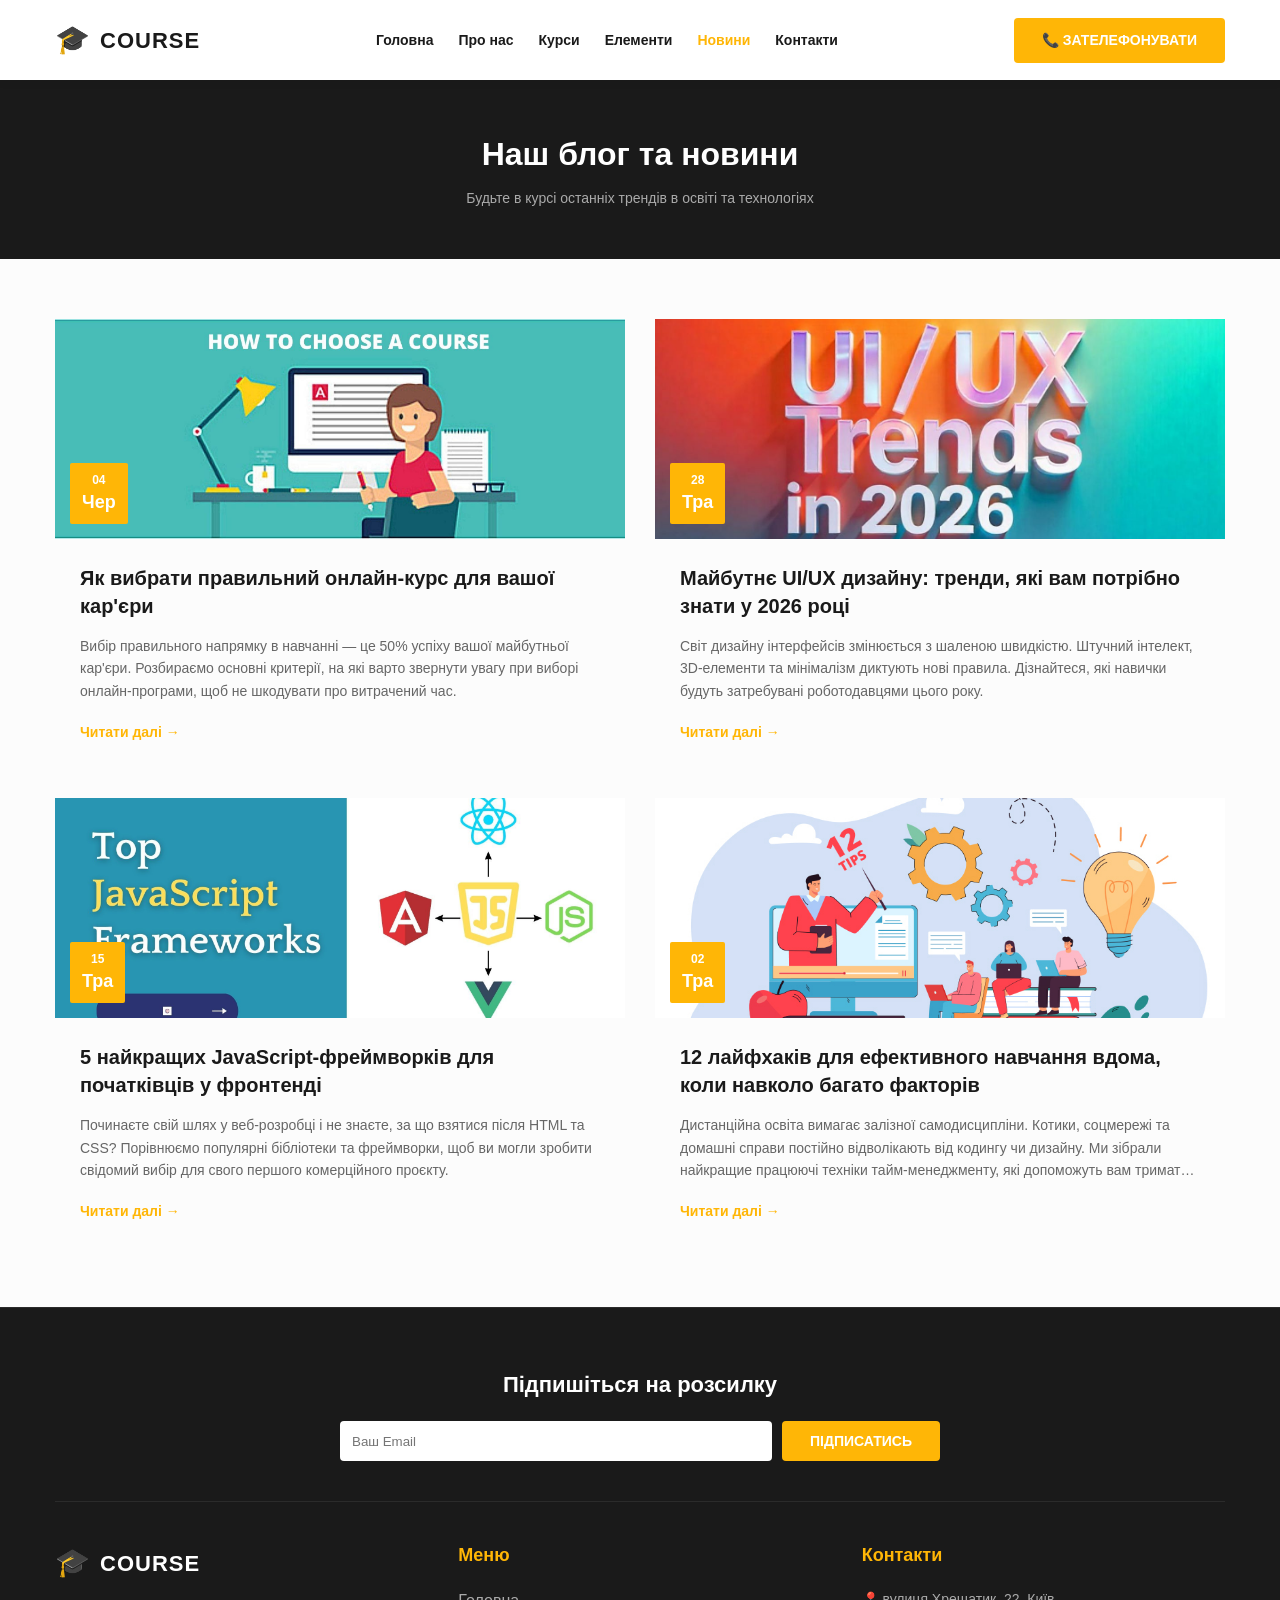
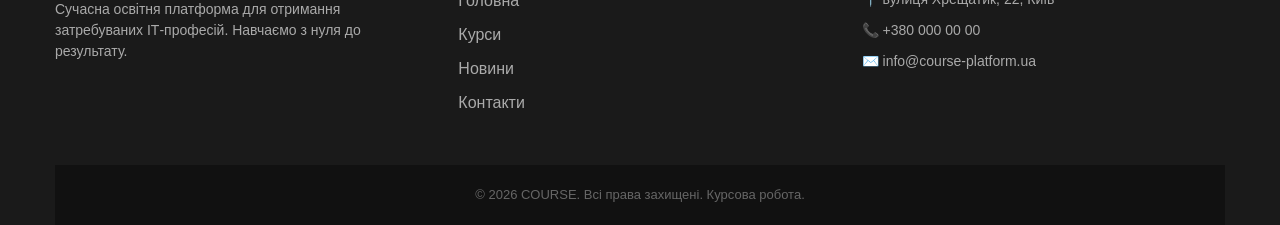
<file: blog.html>
<!DOCTYPE html>
<html lang="uk">
<head>
    <meta charset="UTF-8">
    <meta http-equiv="X-UA-Compatible" content="IE=edge">
    <meta name="viewport" content="width=device-width, initial-scale=1.0">
    <title>Новини та Блог | Освітня платформа COURSE</title>
    <meta name="description" content="Корисні статті про веб-розробку, дизайн та тренди в онлайн-освіті. Читайте наш блог.">
    <link rel="icon" type="image/png" href="favicon.png">
    <link rel="stylesheet" href="style.css">
</head>
<body>

    <header class="header">
        <div class="container">
            <div class="header__inner">
                <a href="index.html" class="logo">
                    <span class="logo__icon">🎓</span> <span class="logo__text">COURSE</span>
                </a>

                <button class="burger-btn" id="burgerBtn" aria-label="Відкрити меню">
                    <span></span>
                    <span></span>
                    <span></span>
                </button>

                <nav class="main-nav" id="mainNav">
                    <ul class="main-nav__list">
                        <li><a href="index.html">Головна</a></li>
                        <li><a href="#">Про нас</a></li>
                        <li><a href="courses.html">Курси</a></li>
                        <li><a href="#">Елементи</a></li>
                        <li><a href="blog.html" class="active">Новини</a></li>
                        <li><a href="contact.html">Контакти</a></li>
                    </ul>
                </nav>

                <div class="header__action">
                    <a href="#" class="btn btn-yellow">📞 Зателефонувати</a>
                </div>
            </div>
        </div>
    </header>

    <main>
        <section class="page-title-banner">
            <div class="container">
                <h1>Наш блог та новини</h1>
                <p>Будьте в курсі останніх трендів в освіті та технологіях</p>
            </div>
        </section>

        <section class="blog-section">
            <div class="container">
                <div class="blog-grid">
                    
                    <article class="blog-card">
                        <div class="blog-card__img">
                            <img src="7.jpg" alt="Online Course Career" class="blog-img-1">
                            <div class="blog-card__date">04 <span>Чер</span></div>
                        </div>
                        <div class="blog-card__content">
                            <h3>Як вибрати правильний онлайн-курс для вашої кар'єри</h3>
                            <p>Вибір правильного напрямку в навчанні — це 50% успіху вашої майбутньої кар'єри. Розбираємо основні критерії, на які варто звернути увагу при виборі онлайн-програми, щоб не шкодувати про витрачений час.</p>
                            <a href="#" class="blog-card__link">Читати далі →</a>
                        </div>
                    </article>

                    <article class="blog-card">
                        <div class="blog-card__img">
                            <img src="8.jpg" alt="UI/UX Design Trends" class="blog-img-2">
                            <div class="blog-card__date">28 <span>Тра</span></div>
                        </div>
                        <div class="blog-card__content">
                            <h3>Майбутнє UI/UX дизайну: тренди, які вам потрібно знати у 2026 році</h3>
                            <p>Світ дизайну інтерфейсів змінюється з шаленою швидкістю. Штучний інтелект, 3D-елементи та мінімалізм диктують нові правила. Дізнайтеся, які навички будуть затребувані роботодавцями цього року.</p>
                            <a href="#" class="blog-card__link">Читати далі →</a>
                        </div>
                    </article>

                    <article class="blog-card">
                        <div class="blog-card__img">
                            <img src="9.jpg" alt="JavaScript Frameworks" class="blog-img-3">
                            <div class="blog-card__date">15 <span>Тра</span></div>
                        </div>
                        <div class="blog-card__content">
                            <h3>5 найкращих JavaScript-фреймворків для початківців у фронтенді</h3>
                            <p>Починаєте свій шлях у веб-розробці і не знаєте, за що взятися після HTML та CSS? Порівнюємо популярні бібліотеки та фреймворки, щоб ви могли зробити свідомий вибір для свого першого комерційного проєкту.</p>
                            <a href="#" class="blog-card__link">Читати далі →</a>
                        </div>
                    </article>

                    <article class="blog-card">
                        <div class="blog-card__img">
                            <img src="10.jpg" alt="Home Education Tips" class="blog-img-4">
                            <div class="blog-card__date">02 <span>Тра</span></div>
                        </div>
                        <div class="blog-card__content">
                            <h3>12 лайфхаків для ефективного навчання вдома, коли навколо багато факторів</h3>
                            <p>Дистанційна освіта вимагає залізної самодисципліни. Котики, соцмережі та домашні справи постійно відволікають від кодингу чи дизайну. Ми зібрали найкращие працюючі техніки тайм-менеджменту, які допоможуть вам тримати фокус під час занять.</p>
                            <a href="#" class="blog-card__link">Читати далі →</a>
                        </div>
                    </article>

                </div>
            </div>
        </section>
    </main>

    <footer class="footer">
        <div class="container">
            <div class="footer-top">
                <div class="footer-subscribe">
                    <h3>Підпишіться на розсилку</h3>
                    <form class="subscribe-form">
                        <input type="email" placeholder="Ваш Email" required>
                        <button type="submit" class="btn btn-yellow">Підписатись</button>
                    </form>
                </div>
            </div>
            <div class="footer-grid">
                <div class="footer-col">
                    <a href="index.html" class="logo logo--footer">
                        <span class="logo__icon">🎓</span> <span class="logo__text">COURSE</span>
                    </a>
                    <p class="footer-desc">Сучасна освітня платформа для отримання затребуваних ІТ-професій. Навчаємо з нуля до результату.</p>
                </div>
                <div class="footer-col">
                    <h4>Меню</h4>
                    <ul class="footer-links">
                        <li><a href="index.html">Головна</a></li>
                        <li><a href="courses.html">Курси</a></li>
                        <li><a href="blog.html">Новини</a></li>
                        <li><a href="contact.html">Контакти</a></li>
                    </ul>
                </div>
                <div class="footer-col">
                    <h4>Контакти</h4>
                    <p class="footer-contact-item">📍 вулиця Хрещатик, 22, Київ</p>
                    <p class="footer-contact-item">📞 +380 000 00 00</p>
                    <p class="footer-contact-item">✉️ info@course-platform.ua</p>
                </div>
            </div>
            <div class="footer-bottom">
                <p>&copy; 2026 COURSE. Всі права захищені. Курсова робота.</p>
            </div>
        </div>
    </footer>

    <div class="modal-overlay" id="modalOverlay">
        <div class="modal-window">
            <button class="modal-close" id="modalCloseBtn" aria-label="Закрити вікно">×</button>
            <div class="modal-header">
                <h2>Залишити заявку</h2>
                <p>Заповніть форму, і наш менеджер зв'яжеться з вами найближчим часом.</p>
            </div>
            <form class="modal-form" id="callbackForm">
                <div class="form-group">
                    <label for="userName">Ваше ім'я *</label>
                    <input type="text" id="userName" name="name" required placeholder="Введіть ім'я">
                </div>
                <div class="form-group">
                    <label for="userPhone">Номер телефону *</label>
                    <input type="tel" id="userPhone" name="phone" required placeholder="+380 (XX) XXX-XX-XX">
                </div>
                <div class="form-group">
                    <label for="userEmail">Email</label>
                    <input type="email" id="userEmail" name="email" placeholder="example@mail.com">
                </div>
                <button type="submit" class="btn btn-yellow form-submit-btn">Надіслати</button>
            </form>
        </div>
    </div>

    <script src="main.js"></script>
</body>
</html>
</file>
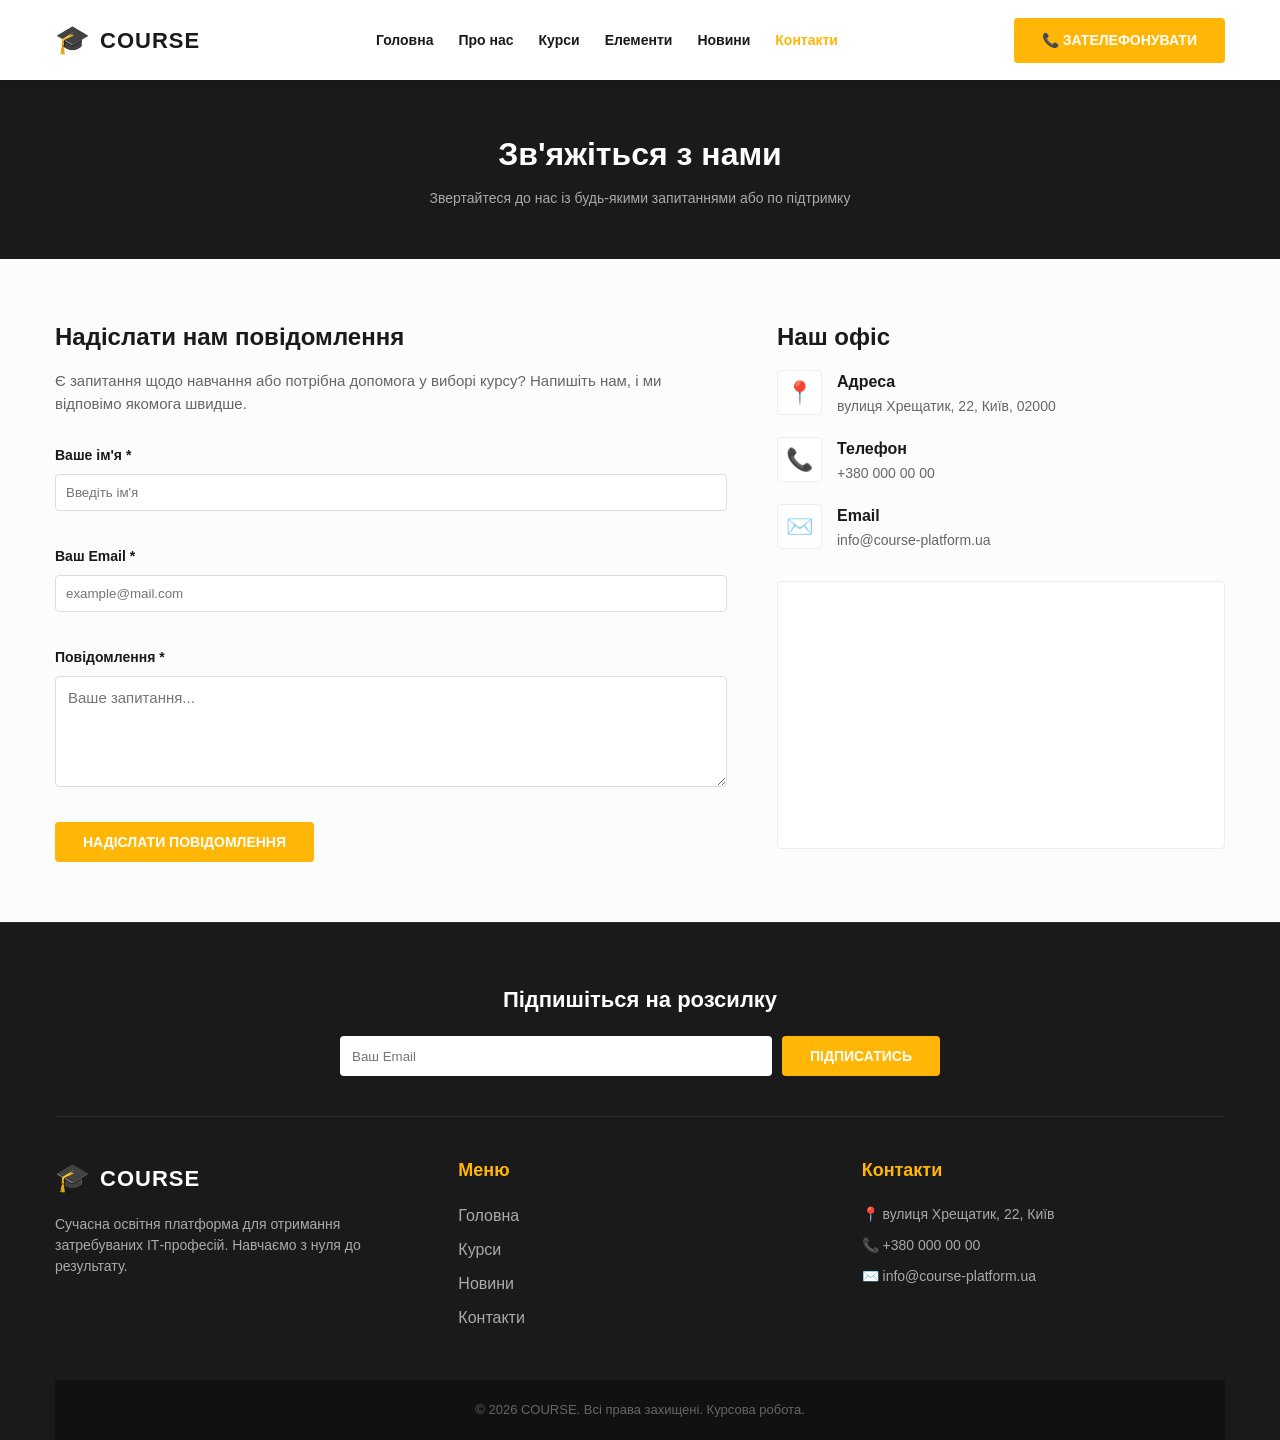
<file: contact.html>
<!DOCTYPE html>
<html lang="uk">
<head>
    <meta charset="UTF-8">
    <meta http-equiv="X-UA-Compatible" content="IE=edge">
    <meta name="viewport" content="width=device-width, initial-scale=1.0">
    <title>Контакти | Освітня платформа COURSE</title>
    <meta name="description" content="Зв'яжіться з нами для отримання консультації щодо вибору онлайн-курсів. Наша адреса, телефон та форма зворотного зв'язку.">
    <link rel="icon" type="image/png" href="favicon.png">
    <link rel="stylesheet" href="style.css">
</head>
<body>

    <header class="header">
        <div class="container">
            <div class="header__inner">
                <a href="index.html" class="logo">
                    <span class="logo__icon">🎓</span> <span class="logo__text">COURSE</span>
                </a>

                <button class="burger-btn" id="burgerBtn" aria-label="Відкрити меню">
                    <span></span>
                    <span></span>
                    <span></span>
                </button>

                <nav class="main-nav" id="mainNav">
                    <ul class="main-nav__list">
                        <li><a href="index.html">Головна</a></li>
                        <li><a href="#">Про нас</a></li>
                        <li><a href="courses.html">Курси</a></li>
                        <li><a href="#">Елементи</a></li>
                        <li><a href="blog.html">Новини</a></li>
                        <li><a href="contact.html" class="active">Контакти</a></li>
                    </ul>
                </nav>

                <div class="header__action">
                    <a href="#" class="btn btn-yellow">📞 Зателефонувати</a>
                </div>
            </div>
        </div>
    </header>

    <main>
        <section class="page-title-banner">
            <div class="container">
                <h1>Зв'яжіться з нами</h1>
                <p>Звертайтеся до нас із будь-якими запитаннями або по підтримку</p>
            </div>
        </section>

        <section class="contact-section">
            <div class="container">
                
                <div class="contact-grid">
                    
                    <div class="contact-info-block">
                        <h2>Надіслати нам повідомлення</h2>
                        <p class="contact-subtitle">Є запитання щодо навчання або потрібна допомога у виборі курсу? Напишіть нам, і ми відповімо якомога швидше.</p>
                        
                        <form class="contact-page-form" id="contactPageForm">
                            <div class="form-group">
                                <label for="contactName">Ваше ім'я *</label>
                                <input type="text" id="contactName" required placeholder="Введіть ім'я">
                            </div>
                            <div class="form-group">
                                <label for="contactEmail">Ваш Email *</label>
                                <input type="email" id="contactEmail" required placeholder="example@mail.com">
                            </div>
                            <div class="form-group">
                                <label for="contactMessage">Повідомлення *</label>
                                <textarea id="contactMessage" rows="5" required placeholder="Ваше запитання..."></textarea>
                            </div>
                            <button type="submit" class="btn btn-yellow contact-submit-btn">Надіслати повідомлення</button>
                        </form>
                    </div>

                    <div class="contact-details-block">
                        <h2>Наш офіс</h2>
                        
                        <div class="details-list">
                            <div class="detail-item">
                                <span class="detail-icon">📍</span>
                                <div>
                                    <h3>Адреса</h3>
                                    <p>вулиця Хрещатик, 22, Київ, 02000</p>
                                </div>
                            </div>
                            <div class="detail-item">
                                <span class="detail-icon">📞</span>
                                <div>
                                    <h3>Телефон</h3>
                                    <p>+380 000 00 00</p>
                                </div>
                            </div>
                            <div class="detail-item">
                                <span class="detail-icon">✉️</span>
                                <div>
                                    <h3>Email</h3>
                                    <p>info@course-platform.ua</p>
                                </div>
                            </div>
                        </div>

                        <div class="map-wrapper">
                            <iframe 
                                src="https://www.google.com/maps/embed?pb=!1m18!1m12!1m3!1d2540.6405786482126!2d30.52183307619211!3d50.44773828740529!2m3!1f0!2f0!3f0!3m2!1i1024!2i768!4f13.1!3m3!1m2!1s0x40d4ce507b0b6703%3A0x89921da8a670498a!2z0YPQuy4g0KXRgNC10YnQsNGC0LjQuiwgMjIsINCa0QuQtdCyLCAwMjAwMA!5e0!3m2!1suk!2sua!4v1717517000000!5m2!1suk!2sua" 
                                width="100%" 
                                height="250" 
                                style="border:0;" 
                                allowfullscreen="" 
                                loading="lazy" 
                                referrerpolicy="no-referrer-when-downgrade"
                                title="Місцезнаходження офісу Course на карті">
                            </iframe>
                        </div>

                    </div>

                </div></div>
        </section>
    </main>

    <footer class="footer">
        <div class="container">
            <div class="footer-top">
                <div class="footer-subscribe">
                    <h3>Підпишіться на розсилку</h3>
                    <form class="subscribe-form">
                        <input type="email" placeholder="Ваш Email" required>
                        <button type="submit" class="btn btn-yellow">Підписатись</button>
                    </form>
                </div>
            </div>
            <div class="footer-grid">
                <div class="footer-col">
                    <a href="index.html" class="logo logo--footer">
                        <span class="logo__icon">🎓</span> <span class="logo__text">COURSE</span>
                    </a>
                    <p class="footer-desc">Сучасна освітня платформа для отримання затребуваних ІТ-професій. Навчаємо з нуля до результату.</p>
                </div>
                <div class="footer-col">
                    <h4>Меню</h4>
                    <ul class="footer-links">
                        <li><a href="index.html">Головна</a></li>
                        <li><a href="courses.html">Курси</a></li>
                        <li><a href="blog.html">Новини</a></li>
                        <li><a href="contact.html">Контакти</a></li>
                    </ul>
                </div>
                <div class="footer-col">
                    <h4>Контакти</h4>
                    <p class="footer-contact-item">📍 вулиця Хрещатик, 22, Київ</p>
                    <p class="footer-contact-item">📞 +380 000 00 00</p>
                    <p class="footer-contact-item">✉️ info@course-platform.ua</p>
                </div>
            </div>
            <div class="footer-bottom">
                <p>&copy; 2026 COURSE. Всі права захищені. Курсова робота.</p>
            </div>
        </div>
    </footer>

    <div class="modal-overlay" id="modalOverlay">
        <div class="modal-window">
            <button class="modal-close" id="modalCloseBtn" aria-label="Закрити вікно">×</button>
            <div class="modal-header">
                <h2>Залишити заявку</h2>
                <p>Заповніть форму, і наш менеджер зв'яжеться з вами найближчим часом.</p>
            </div>
            <form class="modal-form" id="callbackForm">
                <div class="form-group">
                    <label for="userName">Ваше ім'я *</label>
                    <input type="text" id="userName" name="name" required placeholder="Введіть ім'я">
                </div>
                <div class="form-group">
                    <label for="userPhone">Номер телефону *</label>
                    <input type="tel" id="userPhone" name="phone" required placeholder="+380 (XX) XXX-XX-XX">
                </div>
                <div class="form-group">
                    <label for="userEmail">Email</label>
                    <input type="email" id="userEmail" name="email" placeholder="example@mail.com">
                </div>
                <button type="submit" class="btn btn-yellow form-submit-btn">Надіслати</button>
            </form>
        </div>
    </div>

    <script src="main.js"></script>
</body>
</html>
</file>
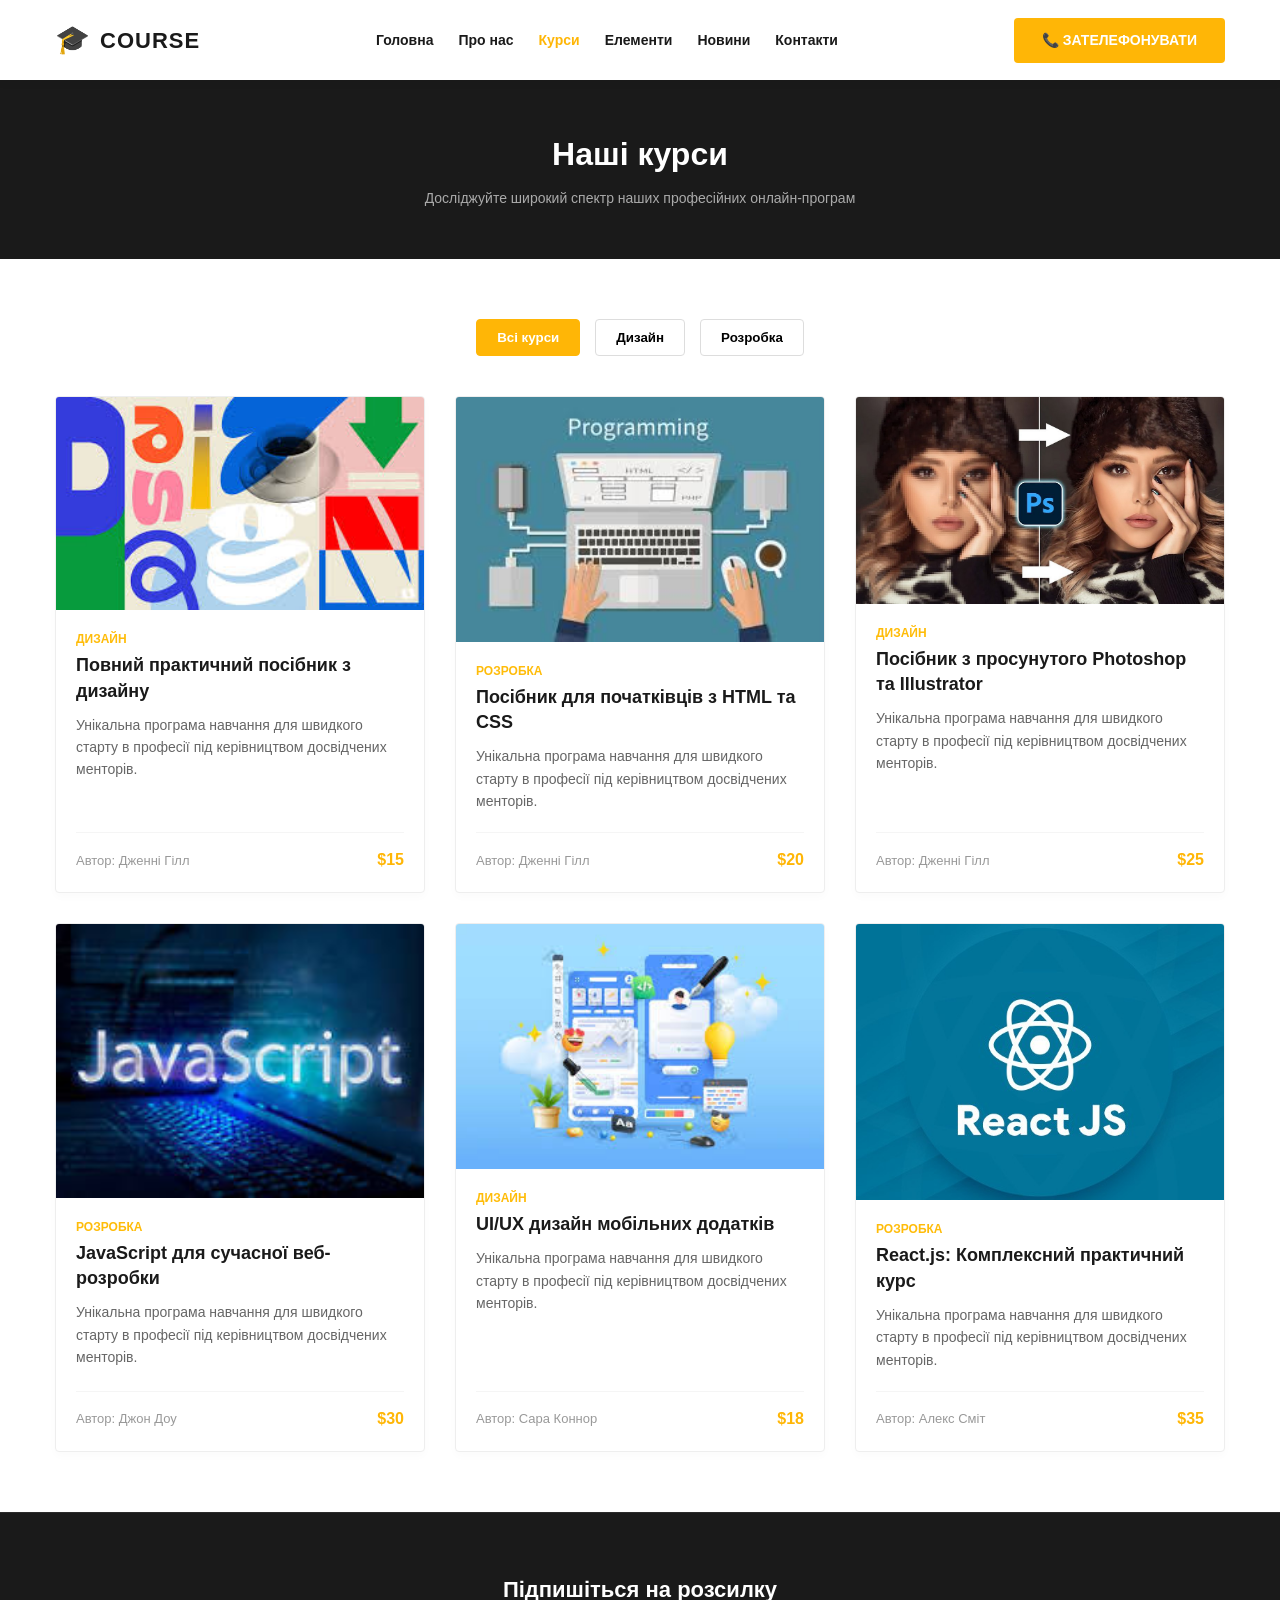
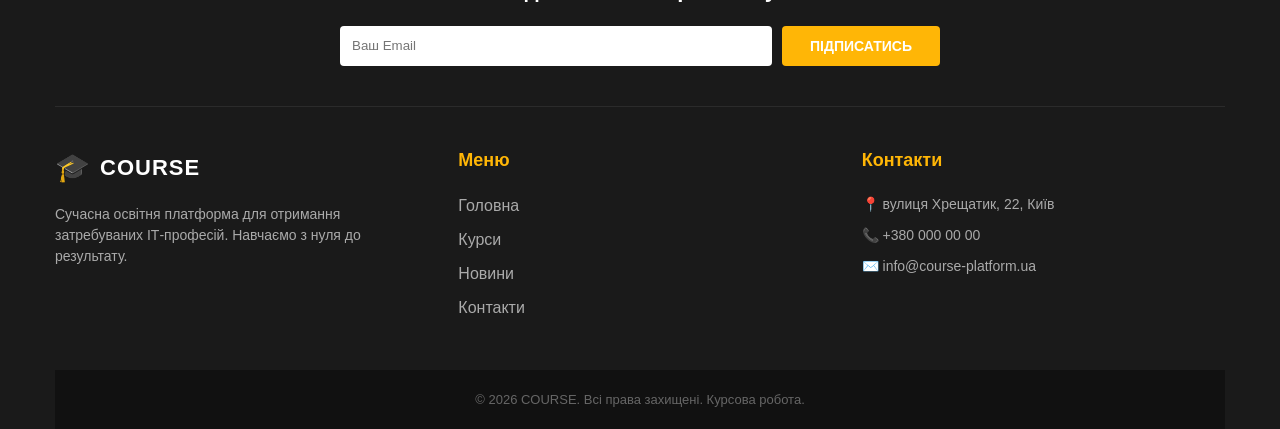
<file: courses.html>
<!DOCTYPE html>
<html lang="uk">
<head>
    <meta charset="UTF-8">
    <meta http-equiv="X-UA-Compatible" content="IE=edge">
    <meta name="viewport" content="width=device-width, initial-scale=1.0">
    <title>Наші курси | Освітня платформа COURSE</title>
    <meta name="description" content="Ознайомтеся з повним каталогом наших онлайн-курсів з дизайну та розробки. Знайдіть свій ідеальний курс.">
    <link rel="icon" type="image/png" href="favicon.png">
    <link rel="stylesheet" href="style.css">
</head>
<body>

    <header class="header">
        <div class="container">
            <div class="header__inner">
                <a href="index.html" class="logo">
                    <span class="logo__icon">🎓</span> <span class="logo__text">COURSE</span>
                </a>

                <button class="burger-btn" id="burgerBtn" aria-label="Відкрити меню">
                    <span></span>
                    <span></span>
                    <span></span>
                </button>

                <nav class="main-nav" id="mainNav">
                    <ul class="main-nav__list">
                        <li><a href="index.html">Головна</a></li>
                        <li><a href="#">Про нас</a></li>
                        <li><a href="courses.html" class="active">Курси</a></li>
                        <li><a href="#">Елементи</a></li>
                        <li><a href="blog.html">Новини</a></li>
                        <li><a href="contact.html">Контакти</a></li>
                    </ul>
                </nav>

                <div class="header__action">
                    <a href="#" class="btn btn-yellow">📞 Зателефонувати</a>
                </div>
            </div>
        </div>
    </header>

    <main>
        <section class="page-title-banner">
            <div class="container">
                <h1>Наші курси</h1>
                <p>Досліджуйте широкий спектр наших професійних онлайн-програм</p>
            </div>
        </section>

        <section class="catalog-section">
            <div class="container">
                
                <div class="filter-controls">
                    <button class="filter-btn active" data-filter="all">Всі курси</button>
                    <button class="filter-btn" data-filter="design">Дизайн</button>
                    <button class="filter-btn" data-filter="development">Розробка</button>
                </div>

                <div class="courses-grid" id="coursesCatalogGrid"></div>

            </div>
        </section>
    </main>

    <footer class="footer">
        <div class="container">
            <div class="footer-top">
                <div class="footer-subscribe">
                    <h3>Підпишіться на розсилку</h3>
                    <form class="subscribe-form">
                        <input type="email" placeholder="Ваш Email" required>
                        <button type="submit" class="btn btn-yellow">Підписатись</button>
                    </form>
                </div>
            </div>
            <div class="footer-grid">
                <div class="footer-col">
                    <a href="index.html" class="logo logo--footer">
                        <span class="logo__icon">🎓</span> <span class="logo__text">COURSE</span>
                    </a>
                    <p class="footer-desc">Сучасна освітня платформа для отримання затребуваних ІТ-професій. Навчаємо з нуля до результату.</p>
                </div>
                <div class="footer-col">
                    <h4>Меню</h4>
                    <ul class="footer-links">
                        <li><a href="index.html">Головна</a></li>
                        <li><a href="courses.html">Курси</a></li>
                        <li><a href="blog.html">Новини</a></li>
                        <li><a href="contact.html">Контакти</a></li>
                    </ul>
                </div>
                <div class="footer-col">
                    <h4>Контакти</h4>
                    <p class="footer-contact-item">📍 вулиця Хрещатик, 22, Київ</p>
                    <p class="footer-contact-item">📞 +380 000 00 00</p>
                    <p class="footer-contact-item">✉️ info@course-platform.ua</p>
                </div>
            </div>
            <div class="footer-bottom">
                <p>&copy; 2026 COURSE. Всі права захищені. Курсова робота.</p>
            </div>
        </div>
    </footer>

    <div class="modal-overlay" id="modalOverlay">
        <div class="modal-window">
            <button class="modal-close" id="modalCloseBtn" aria-label="Закрити вікно">×</button>
            <div class="modal-header">
                <h2>Залишити заявку</h2>
                <p>Заповніть форму, і наш менеджер зв'яжеться з вами найближчим часом.</p>
            </div>
            <form class="modal-form" id="callbackForm">
                <div class="form-group">
                    <label for="userName">Ваше ім'я *</label>
                    <input type="text" id="userName" name="name" required placeholder="Введіть ім'я">
                </div>
                <div class="form-group">
                    <label for="userPhone">Номер телефону *</label>
                    <input type="tel" id="userPhone" name="phone" required placeholder="+380 (XX) XXX-XX-XX">
                </div>
                <div class="form-group">
                    <label for="userEmail">Email</label>
                    <input type="email" id="userEmail" name="email" placeholder="example@mail.com">
                </div>
                <button type="submit" class="btn btn-yellow form-submit-btn">Надіслати</button>
            </form>
        </div>
    </div>

    <script src="main.js"></script>
</body>
</html>
</file>
<file: style.css>
* {
    box-sizing: border-box;
    margin: 0;
    padding: 0;
}

body {
    font-family: 'Arial', sans-serif;
    color: #1a1a1a;
    background-color: #fff;
    line-height: 1.5;
}

.container {
    width: 100%;
    max-width: 1200px;
    margin: 0 auto;
    padding: 0 15px;
}

img {
    max-width: 100%;
    height: auto;
    display: block;
}


.btn {
    display: inline-block;
    padding: 12px 28px;
    font-weight: 700;
    font-size: 14px;
    text-transform: uppercase;
    text-decoration: none;
    border-radius: 4px;
    transition: background-color 0.2s, color 0.2s;
    border: none;
    cursor: pointer;
}

.btn-yellow {
    background-color: #ffb606;
    color: #fff;
}

.btn-yellow:hover {
    background-color: #1a1a1a;
    color: #fff;
}

.btn-dark {
    background-color: #1a1a1a;
    color: #fff;
}

.btn-dark:hover {
    background-color: #ffb606;
    color: #fff;
}

.section-title {
    text-align: center;
    margin-bottom: 40px;
}

.section-title h2 {
    font-size: 30px;
    position: relative;
    padding-bottom: 15px;
    color: #1a1a1a;
}

.section-title h2::after {
    content: '';
    position: absolute;
    bottom: 0;
    left: 50%;
    transform: translateX(-50%);
    width: 50px;
    height: 30px;
    border-bottom: 3px solid #ffb606;
}


.header {
    background-color: #fff;
    box-shadow: 0 2px 10px rgba(0,0,0,0.05);
    position: sticky;
    top: 0;
    z-index: 100;
}

.header__inner {
    display: flex;
    align-items: center;
    justify-content: space-between;
    height: 80px;
}

.logo {
    display: flex;
    align-items: center;
    gap: 10px;
    text-decoration: none;
}

.logo__icon {
    font-size: 28px;
}

.logo__text {
    font-weight: 900;
    font-size: 22px;
    color: #1a1a1a;
    letter-spacing: 1px;
}


.main-nav__list {
    display: flex;
    list-style: none;
    gap: 25px;
}

.main-nav__list a {
    text-decoration: none;
    color: #1a1a1a;
    font-weight: 700;
    font-size: 14px;
    transition: color 0.2s;
}

.main-nav__list a:hover,
.main-nav__list a.active {
    color: #ffb606;
}


.burger-btn {
    display: none;
    flex-direction: column;
    justify-content: space-between;
    width: 30px;
    height: 21px;
    background: transparent;
    border: none;
    cursor: pointer;
}

.burger-btn span {
    width: 100%;
    height: 3px;
    background-color: #1a1a1a;
    transition: all 0.3s ease;
}


.hero-section {
    background-image: linear-gradient(rgba(0,0,0,0.5), rgba(0,0,0,0.5)), url('hero-bg.jpg');
    background-color: #2b2b2b;
    background-size: cover;
    background-position: center;
    height: 60vh;
    display: flex;
    align-items: center;
    justify-content: center;
    text-align: center;
    color: #fff;
}

.hero-content h1 {
    font-size: 42px;
    margin-bottom: 30px;
    font-weight: 800;
}

.highlight {
    background-color: #ffb606;
    padding: 0 10px;
    color: #1a1a1a;
}

.hero-features {
    display: flex;
    justify-content: center;
    gap: 20px;
    flex-wrap: wrap;
}

.hero-feature-card {
    background-color: rgba(26, 26, 26, 0.8);
    padding: 15px 25px;
    border-radius: 4px;
    font-weight: 700;
    font-size: 15px;
}


.services-section {
    padding: 60px 0;
    background-color: #fcfcfc;
}

.services-grid {
    display: grid;
    grid-template-columns: repeat(auto-fit, minmax(280px, 1fr));
    gap: 30px;
}

.service-card {
    background-color: #fff;
    padding: 40px 20px;
    text-align: center;
    border-radius: 4px;
    box-shadow: 0 4px 15px rgba(0,0,0,0.02);
    border: 1px solid #eee;
}

.service-icon {
    font-size: 40px;
    display: block;
    margin-bottom: 20px;
}

.service-card h3 {
    margin-bottom: 15px;
    font-size: 20px;
}

.service-card p {
    font-size: 14px;
    color: #666;
}


.courses-section {
    padding: 60px 0;
}

.courses-grid {
    display: grid;
    grid-template-columns: repeat(auto-fit, minmax(300px, 1fr));
    gap: 30px;
}

.course-card {
    background: #fff;
    border: 1px solid #eee;
    border-radius: 4px;
    overflow: hidden;
    box-shadow: 0 4px 10px rgba(0,0,0,0.02);
    display: flex;
    flex-direction: column;
}

.course-card__img-wrapper img {
    width: 100%;
    height: 100%;
    object-fit: cover; 
    object-position: center; 
    display: block;
}

.course-card__content {
    padding: 20px;
    display: flex;
    flex-direction: column;
    flex-grow: 1;
}

.course-card__content h3 {
    font-size: 18px;
    margin-bottom: 10px;
    color: #1a1a1a;
    display: -webkit-box;
    -webkit-line-clamp: 2;
    -webkit-box-orient: vertical;
    overflow: hidden;
    text-overflow: ellipsis;
    line-height: 1.4;
}

.course-card__content p {
    font-size: 14px;
    color: #666;
    margin-bottom: 20px;
    line-height: 1.6;
    display: -webkit-box;
    -webkit-line-clamp: 3;
    -webkit-box-orient: vertical;
    overflow: hidden;
    text-overflow: ellipsis;
    flex-grow: 1;
}

.course-card__footer {
    display: flex;
    justify-content: space-between;
    align-items: center;
    padding-top: 15px;
    border-top: 1px solid #f5f5f5;
}

.course-card__author {
    font-size: 13px;
    color: #999;
}

.course-card__price {
    font-weight: 700;
    color: #ffb606;
    font-size: 16px;
}


.register-search-section {
    display: flex;
    flex-direction: column;
}

.register-block {
    background-color: #ffb606;
    padding: 60px 20px;
    color: #1a1a1a;
    text-align: center;
    flex: 1;
}

.register-block h2 {
    font-size: 28px;
    margin-bottom: 15px;
}

.discount-badge {
    font-size: 20px;
    font-weight: 700;
    margin-bottom: 15px;
}

.register-block p {
    margin-bottom: 25px;
}

.search-block {
    background-color: #2b2b2b;
    padding: 60px 20px;
    color: #fff;
    flex: 1;
}

.search-block h2 {
    font-size: 28px;
    margin-bottom: 25px;
    text-align: center;
}

.search-form {
    max-width: 400px;
    margin: 0 auto;
    display: flex;
    flex-direction: column;
    gap: 15px;
}

.search-form input {
    padding: 12px;
    border: none;
    border-radius: 4px;
    font-size: 15px;
}


.testimonials-section {
    background-color: #1a1a1a;
    padding: 60px 0;
    color: #fff;
}

.slider-container {
    max-width: 800px;
    margin: 0 auto;
    text-align: center;
    position: relative;
    padding: 0 40px;
}

.slide-text {
    font-size: 18px;
    font-style: italic;
    line-height: 1.6;
    margin-bottom: 25px;
}

.slide-author {
    display: flex;
    flex-direction: column;
    align-items: center;
    gap: 5px;
}

.author-avatar {
    font-size: 40px;
}

.slider-nav {
    display: flex;
    justify-content: center;
    gap: 20px;
    margin-top: 30px;
}

.slider-arrow {
    background: transparent;
    border: 1px solid #ffb606;
    color: #ffb606;
    width: 40px;
    height: 40px;
    border-radius: 50%;
    cursor: pointer;
    font-weight: 700;
    transition: all 0.2s;
}

.slider-arrow:hover {
    background-color: #ffb606;
    color: #1a1a1a;
}


.footer {
    background-color: #1a1a1a;
    color: #fff;
    padding-top: 60px;
    border-top: 1px solid #2b2b2b;
}

.footer-top {
    padding-bottom: 40px;
    border-bottom: 1px solid #2b2b2b;
    margin-bottom: 40px;
}

.footer-subscribe {
    max-width: 600px;
    margin: 0 auto;
    text-align: center;
}

.footer-subscribe h3 {
    font-size: 22px;
    margin-bottom: 20px;
}

.subscribe-form {
    display: flex;
    gap: 10px;
}

.subscribe-form input {
    flex: 1;
    padding: 12px;
    border: none;
    border-radius: 4px;
}

.footer-grid {
    display: grid;
    grid-template-columns: repeat(auto-fit, minmax(250px, 1fr));
    gap: 40px;
    padding-bottom: 40px;
}

.logo--footer .logo__text {
    color: #fff;
}

.footer-desc {
    font-size: 14px;
    color: #aaa;
    margin-top: 15px;
}

.footer-col h4 {
    font-size: 18px;
    margin-bottom: 20px;
    color: #ffb606;
}

.footer-links {
    list-style: none;
}

.footer-links li {
    margin-bottom: 10px;
}

.footer-links a {
    color: #aaa;
    text-decoration: none;
    transition: color 0.2s;
}

.footer-links a:hover {
    color: #ffb606;
}

.footer-contact-item {
    font-size: 14px;
    color: #aaa;
    margin-bottom: 10px;
}

.footer-bottom {
    background-color: #111;
    padding: 20px 0;
    text-align: center;
    font-size: 13px;
    color: #666;
}


.modal-overlay {
    position: fixed;
    top: 0;
    left: 0;
    width: 100%;
    height: 100%;
    background-color: rgba(0, 0, 0, 0.7);
    display: flex;
    align-items: center;
    justify-content: center;
    z-index: 200;
    opacity: 0;
    pointer-events: none;
    transition: opacity 0.3s ease;
}

.modal-overlay.active {
    opacity: 1;
    pointer-events: auto;
}

.modal-window {
    background-color: #fff;
    width: 100%;
    max-width: 450px;
    padding: 40px;
    border-radius: 4px;
    position: relative;
    box-shadow: 0 10px 30px rgba(0,0,0,0.3);
}

.modal-close {
    position: absolute;
    top: 15px;
    right: 15px;
    background: transparent;
    border: none;
    font-size: 28px;
    cursor: pointer;
    color: #999;
}

.modal-header h2 {
    font-size: 24px;
    margin-bottom: 10px;
}

.modal-header p {
    font-size: 14px;
    color: #666;
    margin-bottom: 25px;
}

.form-group {
    display: flex;
    flex-direction: column;
    gap: 8px;
    margin-bottom: 15px;
}

.form-group label {
    font-size: 14px;
    font-weight: 700;
}

.form-group input {
    padding: 10px;
    border: 1px solid #ddd;
    border-radius: 4px;
    outline: none;
}

.form-group input:focus {
    border-color: #ffb606;
}

.form-submit-btn {
    width: 100%;
    margin-top: 10px;
}


.page-title-banner {
    background-color: #1a1a1a;
    color: #fff;
    text-align: center;
    padding: 50px 0;
}

.page-title-banner h1 {
    font-size: 32px;
    margin-bottom: 10px;
}

.page-title-banner p {
    color: #aaa;
    font-size: 14px;
}


.catalog-section {
    padding: 60px 0;
}

.filter-controls {
    display: flex;
    justify-content: center;
    gap: 15px;
    margin-bottom: 40px;
}

.filter-btn {
    background: #fff;
    border: 1px solid #ddd;
    padding: 10px 20px;
    font-weight: 700;
    cursor: pointer;
    border-radius: 4px;
    transition: all 0.2s;
}

.filter-btn.active, .filter-btn:hover {
    background-color: #ffb606;
    border-color: #ffb606;
    color: #fff;
}


.blog-section {
    padding: 60px 0;
    background-color: #fcfcfc;
}

.blog-grid {
    display: grid;
    grid-template-columns: 1fr;
    gap: 30px;
}

.blog-card__img img {
    width: 100%;
    height: 100%;
    object-fit: cover;
    object-position: center;
    display: block;
}

.blog-card__img {
    height: 220px;
    background-color: #eaeaea;
    position: relative;
    width: 100%;
}

.blog-card__date {
    position: absolute;
    bottom: 15px;
    left: 15px;
    background-color: #ffb606;
    color: #fff;
    padding: 8px 12px;
    text-align: center;
    border-radius: 2px;
    font-size: 12px;
    font-weight: 700;
}

.blog-card__date span {
    display: block;
    font-size: 18px;
}

.blog-card__content {
    padding: 25px;
    display: flex;
    flex-direction: column;
    flex-grow: 1;
}

.blog-card__content h3 {
    font-size: 20px;
    margin-bottom: 15px;
    color: #1a1a1a;
    display: -webkit-box;
    -webkit-line-clamp: 2;
    -webkit-box-orient: vertical;
    overflow: hidden;
    text-overflow: ellipsis;
    line-height: 1.4;
}

.blog-card__content p {
    font-size: 14px;
    color: #666;
    margin-bottom: 20px;
    line-height: 1.6;
    display: -webkit-box;
    -webkit-line-clamp: 3;
    -webkit-box-orient: vertical;
    overflow: hidden;
    text-overflow: ellipsis;
    flex-grow: 1;
}

.blog-card__link {
    text-decoration: none;
    color: #ffb606 !important;
    font-weight: 700;
    font-size: 14px;
    align-self: flex-start;
}


.contact-section {
    padding: 60px 0;
    background-color: #fcfcfc;
}

.contact-grid {
    display: flex;
    flex-direction: column;
    gap: 50px;
}

.contact-info-block h2, .contact-details-block h2 {
    font-size: 24px;
    margin-bottom: 15px;
}

.contact-subtitle {
    font-size: 15px;
    color: #666;
    margin-bottom: 30px;
}

.contact-page-form {
    display: flex;
    flex-direction: column;
    gap: 20px;
}

.contact-page-form textarea {
    padding: 12px;
    border: 1px solid #ddd;
    border-radius: 4px;
    font-size: 15px;
    font-family: inherit;
    resize: vertical;
}

.contact-page-form textarea:focus {
    border-color: #ffb606;
}

.contact-submit-btn {
    align-self: flex-start;
}

.details-list {
    display: flex;
    flex-direction: column;
    gap: 20px;
    margin-bottom: 30px;
}

.detail-item {
    display: flex;
    gap: 15px;
}

.detail-icon {
    font-size: 22px;
    background-color: #fff;
    border: 1px solid #eee;
    width: 45px;
    height: 45px;
    display: flex;
    align-items: center;
    justify-content: center;
    border-radius: 4px;
}

.detail-item h3 {
    font-size: 16px;
    margin-bottom: 2px;
}

.detail-item p {
    font-size: 14px;
    color: #666;
}

.map-wrapper {
    border: 1px solid #eee;
    padding: 8px;
    background-color: #fff;
    border-radius: 4px;
}

.map-wrapper iframe {
    display: block;
}


.error-page-wrapper {
    min-height: 100vh;
    display: flex;
    align-items: center;
    justify-content: center;
    background-color: #2b2b2b;
    color: #fff;
    text-align: center;
    padding: 20px;
}

.error-page-content {
    max-width: 500px;
}

.error-code {
    font-size: 120px;
    font-weight: 900;
    color: #ffb606;
    line-height: 1;
    margin-bottom: 10px;
}

.error-page-content h2 {
    font-size: 28px;
    margin-bottom: 15px;
}

.error-page-content p {
    font-size: 16px;
    color: #ccc;
    margin-bottom: 30px;
}


@media (max-width: 768px) {
    .main-nav {
        position: fixed;
        top: 80px;
        left: -100%;
        width: 100%;
        height: calc(100vh - 80px);
        background-color: #fff;
        transition: left 0.3s ease;
        box-shadow: 0 5px 10px rgba(0,0,0,0.05);
    }

    .main-nav.open {
        left: 0;
    }

    .main-nav__list {
        flex-direction: column;
        padding: 40px;
        gap: 20px;
    }

    .burger-btn {
        display: flex;
    }
    
    .burger-btn.active span:nth-child(1) {
        transform: translateY(9px) rotate(45deg);
    }
    
    .burger-btn.active span:nth-child(2) {
        opacity: 0;
    }
    
    .burger-btn.active span:nth-child(3) {
        transform: translateY(-9px) rotate(-45deg);
    }

    .header__action {
        display: none;
    }
    
    .subscribe-form {
        flex-direction: column;
    }
}

@media (min-width: 768px) {
    .register-search-section {
        flex-direction: row;
    }
    .blog-grid {
        grid-template-columns: repeat(2, 1fr);
    }
    .contact-grid {
        flex-direction: row;
    }
    .contact-info-block {
        flex: 1.2;
    }
    .contact-details-block {
        flex: 0.8;
    }
}
</file>
